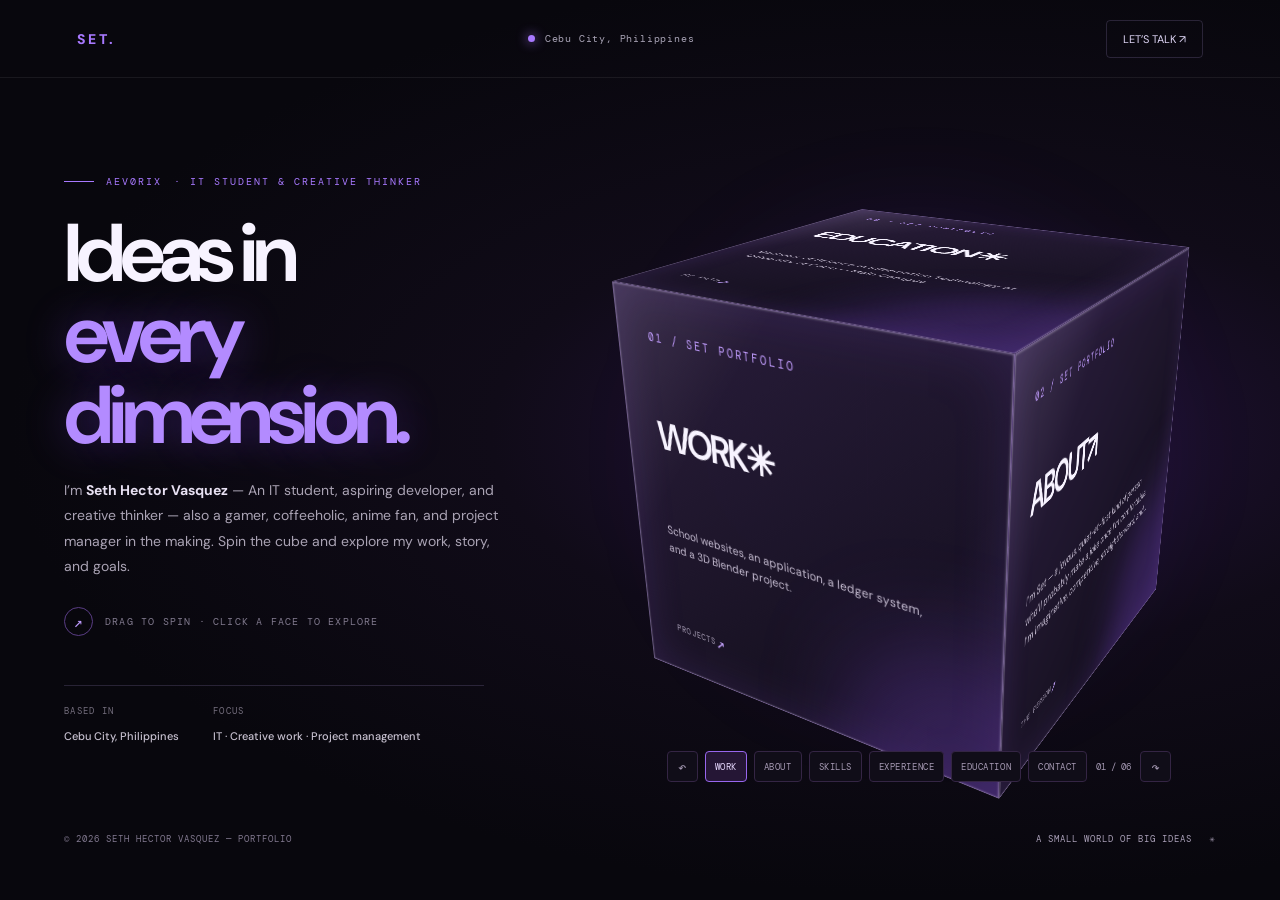
<file: index.html>
<!doctype html>
<html lang="en">
  <head>
    <meta charset="UTF-8">
    <meta name="viewport" content="width=device-width, initial-scale=1">
    <meta name="theme-color" content="#08070d">
    <meta name="description" content="Seth Hector Vasquez — Set, also known as Aev0rix. IT student, creative thinker, gamer, and aspiring project manager in Cebu City.">
    <title>Seth Hector Vasquez — Set / Aev0rix</title>
    <link rel="icon" type="image/jpeg" href="IMG/favicon%20profile.jpg">
    <link rel="preconnect" href="https://fonts.googleapis.com">
    <link rel="preconnect" href="https://fonts.gstatic.com" crossorigin>
    <link href="https://fonts.googleapis.com/css2?family=DM+Mono:wght@400;500&family=DM+Sans:wght@400;500;600;700&display=swap" rel="stylesheet">
    <link rel="stylesheet" href="cube.css">
    <script src="scripts/content.js" defer></script>
    <script src="scripts/cube.js" defer></script>
  </head>
  <body>
    <a class="skip-link" href="#main">Skip to content</a>
    <header class="site-header">
      <a class="brand" href="#main" aria-label="Home"><span id="cube-name">SET</span><span>.</span></a>
      <div class="header-status"><span class="status-dot" aria-hidden="true"></span><span id="hero-location">Cebu City, Philippines</span></div>
      <a class="top-link" id="top-contact" href="mailto:sethvasquez.2005@gmail.com">LET’S TALK ↗</a>
    </header>

    <main class="portfolio" id="main">
      <section class="intro" aria-labelledby="hero-title">
        <p class="eyebrow"><span id="hero-alias">Aev0rix</span> · IT STUDENT & CREATIVE THINKER</p>
        <h1 id="hero-title">Ideas in<br><em>every dimension.</em></h1>
        <p class="intro-copy">I’m <strong id="hero-name">Seth Hector Vasquez</strong> — <span id="hero-intro">an IT student, creative thinker, and gamer learning to turn ideas into thoughtful work.</span> Spin the cube and explore my work, story, and goals.</p>
        <p class="hint"><span class="hint-icon" aria-hidden="true">↗</span> DRAG TO SPIN · CLICK A FACE TO EXPLORE</p>
        <div class="meta">
          <div><small>BASED IN</small><strong>Cebu City, Philippines</strong></div>
          <div><small>FOCUS</small><strong>IT · Creative work · Project management</strong></div>
        </div>
      </section>

      <section class="stage" aria-label="Interactive 3D portfolio cube">
        <div class="glow" aria-hidden="true"></div>
        <div class="floor-shadow" aria-hidden="true"></div>
        <div class="cube" id="cube" role="group" aria-label="Six interactive portfolio faces"></div>
        <nav class="face-nav" id="face-navigation" aria-label="Choose a cube face">
          <button class="turn" type="button" data-turn="left" aria-label="Turn cube left">↶</button>
          <span class="count" id="face-count" aria-live="polite">01 / 06</span>
          <button class="turn" type="button" data-turn="right" aria-label="Turn cube right">↷</button>
        </nav>
      </section>

      <footer class="site-footer">
        <span>© <span id="current-year"></span> <span id="footer-name">Seth Hector Vasquez</span> — PORTFOLIO</span>
        <span class="footer-right">A SMALL WORLD OF BIG IDEAS&nbsp;&nbsp; ✳</span>
      </footer>
    </main>

    <div class="overlay" id="overlay" role="dialog" aria-modal="true" aria-labelledby="modal-title" aria-describedby="modal-lead" aria-hidden="true">
      <article class="modal" id="modal">
        <button class="close" id="modal-close" type="button" aria-label="Close details">×</button>
        <div class="modal-kicker" id="modal-kicker"></div>
        <h2 id="modal-title"></h2>
        <p class="modal-lead" id="modal-lead"></p>
        <div id="modal-content"></div>
      </article>
    </div>
  </body>
</html>
</file>
<file: cube.css>
:root {
  color-scheme: dark;
  --bg: #08070d;
  --purple: #a879ff;
  --line: rgba(202, 178, 255, .17);
  --text: #f7f3ff;
  --muted: #aaa3b4;
  --size: min(36vw, 390px);
  --half: calc(var(--size) / 2);
}

* {
  box-sizing: border-box;
  -webkit-user-select: none;
  -moz-user-select: none;
  -ms-user-select: none;
  user-select: none;
}

body {
  min-width: 320px;
  min-height: 100vh;
  margin: 0;
  overflow-x: hidden;
  -webkit-touch-callout: none;
  -webkit-user-select: none !important;
  user-select: none !important;
  background: radial-gradient(ellipse at 74% 48%, #24133c 0%, #100b18 34%, var(--bg) 70%);
  color: var(--text);
  font-family: "DM Sans", "Segoe UI", sans-serif;
}

body * {
  -webkit-touch-callout: none;
  -webkit-user-select: none !important;
  user-select: none !important;
}

body::before {
  position: fixed;
  inset: 0;
  background-image: linear-gradient(rgba(255,255,255,.035) 1px, transparent 1px), linear-gradient(90deg, rgba(255,255,255,.035) 1px, transparent 1px);
  background-size: 72px 72px;
  opacity: .12;
  content: "";
  pointer-events: none;
  mask-image: linear-gradient(90deg, transparent, #000 55%, #000);
}

button, a { font: inherit; }
a { color: inherit; }
button { color: inherit; }
[hidden] { display: none !important; }

:focus-visible { outline: 2px solid var(--purple); outline-offset: 4px; }

.skip-link {
  position: fixed;
  z-index: 20;
  top: 10px;
  left: 10px;
  padding: 10px 14px;
  transform: translateY(-160%);
  background: var(--purple);
  color: #100b18;
}
.skip-link:focus { transform: translateY(0); }

.site-header {
  position: relative;
  z-index: 2;
  display: flex;
  height: 78px;
  align-items: center;
  justify-content: space-between;
  padding-inline: 6vw;
  border-bottom: 1px solid rgba(255,255,255,.07);
}
.brand { font-size: 14px; font-weight: 800; letter-spacing: .22em; text-decoration: none; }
.brand span { color: var(--purple); }
.header-status { display: flex; align-items: center; gap: 10px; color: #aaa5b7; font: 10px "DM Mono", Consolas, monospace; letter-spacing: .08em; }
.status-dot { width: 7px; height: 7px; border-radius: 50%; background: var(--purple); box-shadow: 0 0 12px var(--purple); }
.top-link { padding: 11px 16px; border: 1px solid var(--line); border-radius: 4px; color: #ddd4f4; font-size: 11px; text-decoration: none; transition: .25s; }
.top-link:hover { border-color: var(--purple); background: #a879ff1a; }

.portfolio {
  position: relative;
  display: grid;
  width: min(1320px, 90vw);
  min-height: calc(100svh - 118px);
  grid-template-columns: .92fr 1.08fr;
  align-items: center;
  gap: 4vw;
  margin: auto;
  padding: 28px 0 56px;
}
.intro { position: relative; z-index: 1; }
.eyebrow { display: flex; align-items: center; gap: 12px; color: var(--purple); font: 10px "DM Mono", Consolas, monospace; letter-spacing: .2em; text-transform: uppercase; }
.eyebrow::before { width: 30px; height: 1px; background: var(--purple); content: ""; }
h1 { margin: 25px 0 22px; font-size: clamp(48px, 6.4vw, 84px); font-weight: 650; letter-spacing: -.075em; line-height: .99; }
h1 em { color: #b38bff; font-style: normal; text-shadow: 0 0 44px #8c4fff55; }
.intro-copy { max-width: 440px; margin: 0 0 28px; color: var(--muted); font-size: 14px; line-height: 1.8; }
.intro-copy strong { color: #e8e1f3; }
.hint { display: flex; align-items: center; gap: 12px; color: #817a8e; font: 10px "DM Mono", Consolas, monospace; letter-spacing: .12em; }
.hint-icon { display: grid; width: 29px; height: 29px; place-items: center; border: 1px solid #5b3e86; border-radius: 50%; color: #bf9bff; font-size: 15px; }
.meta { display: flex; gap: 34px; max-width: 420px; margin-top: 49px; padding-top: 19px; border-top: 1px solid var(--line); }
.meta small { display: block; margin-bottom: 7px; color: #746e7d; font: 9px "DM Mono", Consolas, monospace; letter-spacing: .14em; }
.meta strong { color: #c7c1d0; font-size: 11px; font-weight: 500; }

.stage { position: relative; display: flex; height: min(670px, calc(100svh - 140px)); min-height: 500px; align-items: center; justify-content: center; perspective: 1050px; perspective-origin: 50% 45%; touch-action: pan-y; user-select: none; }
.glow { position: absolute; width: 430px; max-width: 100%; height: 430px; border-radius: 50%; background: #6b31e522; filter: blur(60px); pointer-events: none; }
.floor-shadow { position: absolute; top: 67%; left: 50%; width: 350px; height: 75px; transform: translateX(-50%) rotateX(70deg); border-radius: 50%; background: radial-gradient(ellipse, #a36bff52 0%, #7137cb22 48%, transparent 74%); filter: blur(15px); pointer-events: none; }
.cube { position: relative; z-index: 1; width: var(--size); height: var(--size); transform: rotateX(-22deg) rotateY(-31deg); transform-style: preserve-3d; cursor: grab; transition: transform .45s cubic-bezier(.2,.75,.2,1); }
.cube.dragging { cursor: grabbing; transition: none; }
.cube-face { position: absolute; inset: 0; display: flex; width: var(--size); height: var(--size); flex-direction: column; justify-content: space-between; overflow: hidden; padding: clamp(20px, 4vw, 36px); border: 1px solid rgba(211,181,255,.48); background: linear-gradient(145deg, rgba(42,29,60,.98), rgba(15,12,23,.98)); box-shadow: inset 0 0 50px rgba(160,103,255,.13), inset 0 0 2px rgba(255,255,255,.5); color: var(--text); text-align: left; cursor: pointer; backface-visibility: hidden; transition: filter .25s, box-shadow .25s; }
.cube-face::before { position: absolute; z-index: 1; inset: 0; background: linear-gradient(125deg, rgba(255,255,255,.1), transparent 27%, transparent 70%, rgba(164,112,255,.1)); content: ""; pointer-events: none; }
.cube-face::after { position: absolute; right: -28%; bottom: -35%; width: 70%; height: 70%; border-radius: 50%; background: rgba(142,76,245,.21); content: ""; filter: blur(45px); pointer-events: none; }
.cube-face:hover { filter: brightness(1.28); box-shadow: inset 0 0 72px rgba(160,103,255,.28), inset 0 0 2px white; }
.cube-face span { position: relative; z-index: 1; }
.face-number { color: #c29dff; font: 11px "DM Mono", Consolas, monospace; letter-spacing: .17em; }
.face-title { max-width: 85%; font-size: clamp(28px, 3vw, 43px); font-weight: 650; letter-spacing: -.065em; line-height: 1; }
.face-summary { display: -webkit-box; max-width: 95%; overflow: hidden; color: #c8bfd4; font-size: 12px; line-height: 1.6; -webkit-box-orient: vertical; -webkit-line-clamp: 3; }
.face-footer { display: flex; align-items: center; justify-content: space-between; color: #aaa0b8; font: 9px "DM Mono", Consolas, monospace; letter-spacing: .13em; text-transform: uppercase; }
.face-footer b { color: #c6a4ff; font-size: 18px; font-weight: 400; }
.face-front { transform: translateZ(var(--half)); }
.face-back { transform: rotateY(180deg) translateZ(var(--half)); }
.face-right { transform: rotateY(90deg) translateZ(var(--half)); }
.face-left { transform: rotateY(-90deg) translateZ(var(--half)); }
.face-top { transform: rotateX(90deg) translateZ(var(--half)); }
.face-bottom { transform: rotateX(-90deg) translateZ(var(--half)); }
.cube::after { position: absolute; inset: 0; transform: translateZ(calc(var(--half) * -1)); border: 1px solid #a879ff55; content: ""; pointer-events: none; }

.face-nav { position: absolute; z-index: 3; right: 0; bottom: 8px; left: 0; display: flex; align-items: center; justify-content: center; gap: 7px; white-space: nowrap; }
.face-btn, .turn { height: 31px; border: 1px solid #342544; border-radius: 4px; background: #100d18; color: #a69ab4; font: 9px "DM Mono", Consolas, monospace; cursor: pointer; transition: .2s; }
.face-btn { padding: 0 9px; letter-spacing: .06em; }
.turn { width: 31px; font-size: 14px; }
.face-btn:hover, .face-btn.active, .turn:hover { border-color: #9866ee; background: #251635; color: #e7d8ff; }
.count { margin: 0 2px; color: #a69ab4; font: 9px "DM Mono", Consolas, monospace; }

.site-footer { position: absolute; right: 0; bottom: 15px; left: 0; display: flex; justify-content: space-between; color: #827990; font: 9px "DM Mono", Consolas, monospace; letter-spacing: .11em; text-transform: uppercase; }
.footer-right { color: #aaa0b8; }

.overlay { position: fixed; z-index: 10; inset: 0; display: flex; align-items: center; justify-content: center; padding: 22px; background: rgba(5,4,9,.8); opacity: 0; visibility: hidden; backdrop-filter: blur(12px); transition: opacity .3s, visibility .3s; }
.overlay.open { opacity: 1; visibility: visible; }
.modal { position: relative; width: min(680px, 100%); max-height: min(82vh, 780px); overflow: auto; padding: 34px 38px 38px; transform: translateY(18px) scale(.97); border: 1px solid #68489a; background: linear-gradient(145deg,#171220,#0d0b12); box-shadow: 0 25px 100px #000a, 0 0 60px #713cba24; transition: transform .38s cubic-bezier(.2,.8,.2,1); }
.overlay.open .modal { transform: translateY(0) scale(1); }
.modal-kicker { color: #b38aff; font: 10px "DM Mono", Consolas, monospace; letter-spacing: .2em; text-transform: uppercase; }
.modal h2 { margin: 17px 45px 15px 0; font-size: clamp(29px, 5vw, 44px); letter-spacing: -.06em; line-height: 1.1; }
.modal-lead { margin: 0; color: var(--muted); font-size: 14px; line-height: 1.8; }
.modal-section { margin-top: 27px; padding-top: 19px; border-top: 1px solid var(--line); }
.modal-section h3 { margin: 0 0 12px; color: #d7c3fa; font: 10px "DM Mono", Consolas, monospace; letter-spacing: .13em; text-transform: uppercase; }
.modal-section p { margin: 0 0 12px; color: #aaa3b4; font-size: 13px; line-height: 1.75; }
.modal-section p:last-child { margin-bottom: 0; }
.detail-media { width: min(100%, 430px); overflow: hidden; margin: 14px auto 18px; }
.detail-media img, .detail-media video { display: block; width: 100%; max-height: 300px; margin-inline: auto; object-fit: contain; object-position: center; }
.interest-highlight { margin-top: 20px; }
.interest-highlight h4 { margin: 0 0 6px; color: #f1eafa; font-size: 14px; }
.interest-highlight > p { margin: 0; color: #aaa3b4; font-size: 13px; line-height: 1.75; }
.detail-character-series { margin: 12px 0 4px !important; color: #b38aff !important; font: 10px "DM Mono", Consolas, monospace !important; letter-spacing: .12em; text-transform: uppercase; }
.detail-character-name { margin-bottom: 6px !important; color: #f1eafa !important; font-weight: 600; }
.detail-list { display: grid; gap: 12px; margin: 0; padding: 0; list-style: none; }
.detail-list li { color: #c9c1d1; font-size: 13px; line-height: 1.65; }
.detail-list li strong { display: block; margin-bottom: 2px; color: #f1eafa; font-weight: 600; }
.detail-list li small { display: block; margin-bottom: 4px; color: #9c8bab; font: 10px "DM Mono", Consolas, monospace; }
.tag-list { display: flex; flex-wrap: wrap; gap: 8px; margin: 0; padding: 0; list-style: none; }
.tag-list li { padding: 6px 9px; border: 1px solid var(--line); color: #c9c1d1; font-size: 11px; }
.social-list { display: flex; flex-wrap: wrap; gap: 10px; }
.social-list a { padding: 8px 11px; border: 1px solid var(--line); color: #d3baff; font-size: 12px; text-decoration: none; }
.social-list a:hover { border-color: var(--purple); }
.close { position: absolute; top: 17px; right: 18px; display: grid; width: 32px; height: 32px; place-items: center; border: 1px solid #443354; background: transparent; color: #cdbce5; font-size: 18px; cursor: pointer; }
.close:hover { background: #38234f; }

@media (max-width: 900px) {
  :root { --size: min(54vw, 390px); }
  .portfolio { grid-template-columns: 1fr; gap: 0; padding-top: 44px; padding-bottom: 0; }
  .intro { width: 100%; max-width: 650px; margin: auto; }
  .intro-copy { max-width: 560px; }
  .meta { margin-top: 26px; }
  .stage { height: 540px; min-height: 500px; }
  .site-footer { position: relative; bottom: auto; width: 90vw; margin: 0 auto; padding: 0 0 18px; }
}

@media (max-width: 560px) {
  :root { --size: min(66vw, 310px); --half: calc(var(--size) / 2); }
  .site-header { height: 65px; padding-inline: 5vw; }
  .header-status { display: none; }
  .portfolio { width: 90vw; padding-top: 36px; }
  h1 { margin: 20px 0 16px; font-size: 52px; }
  .intro-copy { font-size: 13px; }
  .meta { gap: 22px; margin-top: 22px; }
  .stage { height: calc(var(--size) + 330px); min-height: 0; perspective: 850px; }
  .cube-face { padding: 22px; }
  .face-title { font-size: 29px; }
  .face-summary { font-size: 11px; }
  .face-nav { bottom: 8px; flex-wrap: nowrap; gap: 2px; }
  .face-btn { padding: 0 4px; font-size: 7px; letter-spacing: .03em; }
  .turn { display: none; }
  .count { display: none; }
  .floor-shadow { top: 62%; width: 270px; }
  .site-footer { width: 90vw; font-size: 8px; }
  .footer-right { display: none; }
  .modal { padding: 30px 24px; }
}

@media (prefers-reduced-motion: reduce) {
  *, *::before, *::after { animation: none !important; scroll-behavior: auto !important; transition-duration: .01ms !important; }
}
</file>
